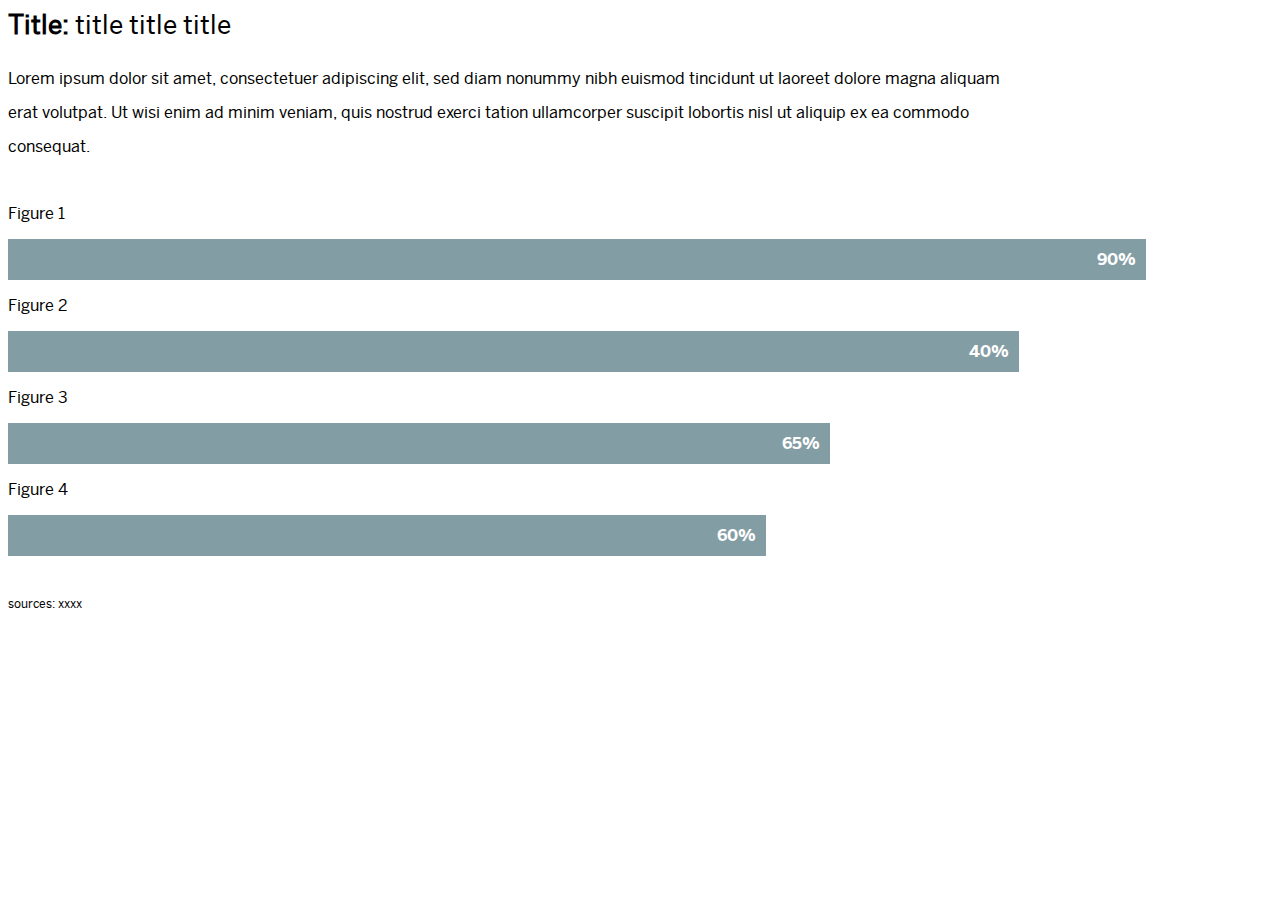
<file: barcharts.html>
<!DOCTYPE html>
<html>
<head>
<meta name="viewport" content="width=device-width, initial-scale=1">
<style>
  @font-face {
    font-family: 'benton_sansregular';
    src: url('css/bentonsans-regular_sot-webfont.woff2') format('woff2'),
         url('css/bentonsans-regular_sot-webfont.woff') format('woff');
    font-weight: normal;
    font-style: normal;
    font-smooth: always;
  }
  @font-face {
    font-family: 'benton_sansbold';
    src: url('css/bentonsans-bold_sot-webfont.woff2') format('woff2'),
         url('css/bentonsans-bold_sot-webfont.woff') format('woff');
    font-weight: normal;
    font-style: normal;
    font-smooth: always;
  }

  p {
    font-family: 'benton_sansregular', sans-serif;
    font-size: 16px;
    color: rgb(0, 0, 0);
  }

  p2 {
    font-family: 'benton_sansregular', sans-serif;
    font-size: 16px;
    line-height: 34px;
    color: rgb(0, 0, 0);
  }

  h {
    font-family: 'benton_sansregular', sans-serif;
    font-size: 26px;
    line-height: 34px;
    color: rgb(0, 0, 0);
  }



* {box-sizing: border-box}

.container {
  width: 100%;
  background-color: #ffffff00;
}
.container2 {
  width: 80%;
  max-width: 1000px;
  margin-top: 20px;
  margin-bottom: 40px;
  background-color: #ffffff00;
}
.credit {
  width: 80%;
  padding-top: 40px;
  background-color: #ffffff00;
  font-family: 'benton_sansregular', sans-serif;
    font-size: 12px;
}
.skills {
  text-align: right;
  padding-top: 10px;
  padding-bottom: 10px;
  padding-right: 10px;
  font-family: 'benton_sansbold', sans-serif;
  color: white;
}

.figure1 {width: 90%; background-color: #839da5; animation: myAnim 2s ease 0s 1 normal forwards;}
.figure2 {width: 80%; background-color: #839da5; animation: myAnim 2s ease 0s 1 normal forwards;}
.figure3 {width: 65%; background-color: #839da5; animation: myAnim 2s ease 0s 1 normal forwards;}
.figure4 {width: 60%; background-color: #839da5; animation: myAnim 2s ease 0s 1 normal forwards;}

@keyframes myAnim {
	0% {
		transform: scaleX(0);
		transform-origin: 0% 0%;
	}

	100% {
		transform: scaleX(1);
		transform-origin: 0% 0%;
	}
}

</style>
</head>
<body>

<h><b>Title: </b>title title title</h>
<div class="container2">
<p2> Lorem ipsum dolor sit amet, consectetuer adipiscing elit, sed diam nonummy nibh euismod tincidunt ut laoreet dolore magna aliquam erat volutpat. Ut wisi enim ad minim veniam, quis nostrud exerci tation ullamcorper suscipit lobortis nisl ut aliquip ex ea commodo consequat. </p2></div>

<p>Figure 1</p>
<div class="container">
  <div class="skills figure1">90%</div>
</div>

<p>Figure 2</p>
<div class="container">
  <div class="skills figure2">40%</div>
</div>

<p>Figure 3</p>
<div class="container">
  <div class="skills figure3">65%</div>
</div>

<p>Figure 4</p>
<div class="container">
  <div class="skills figure4">60%</div>
</div>

<div class="credit">sources: xxxx</div>

</body>
</html>
</file>
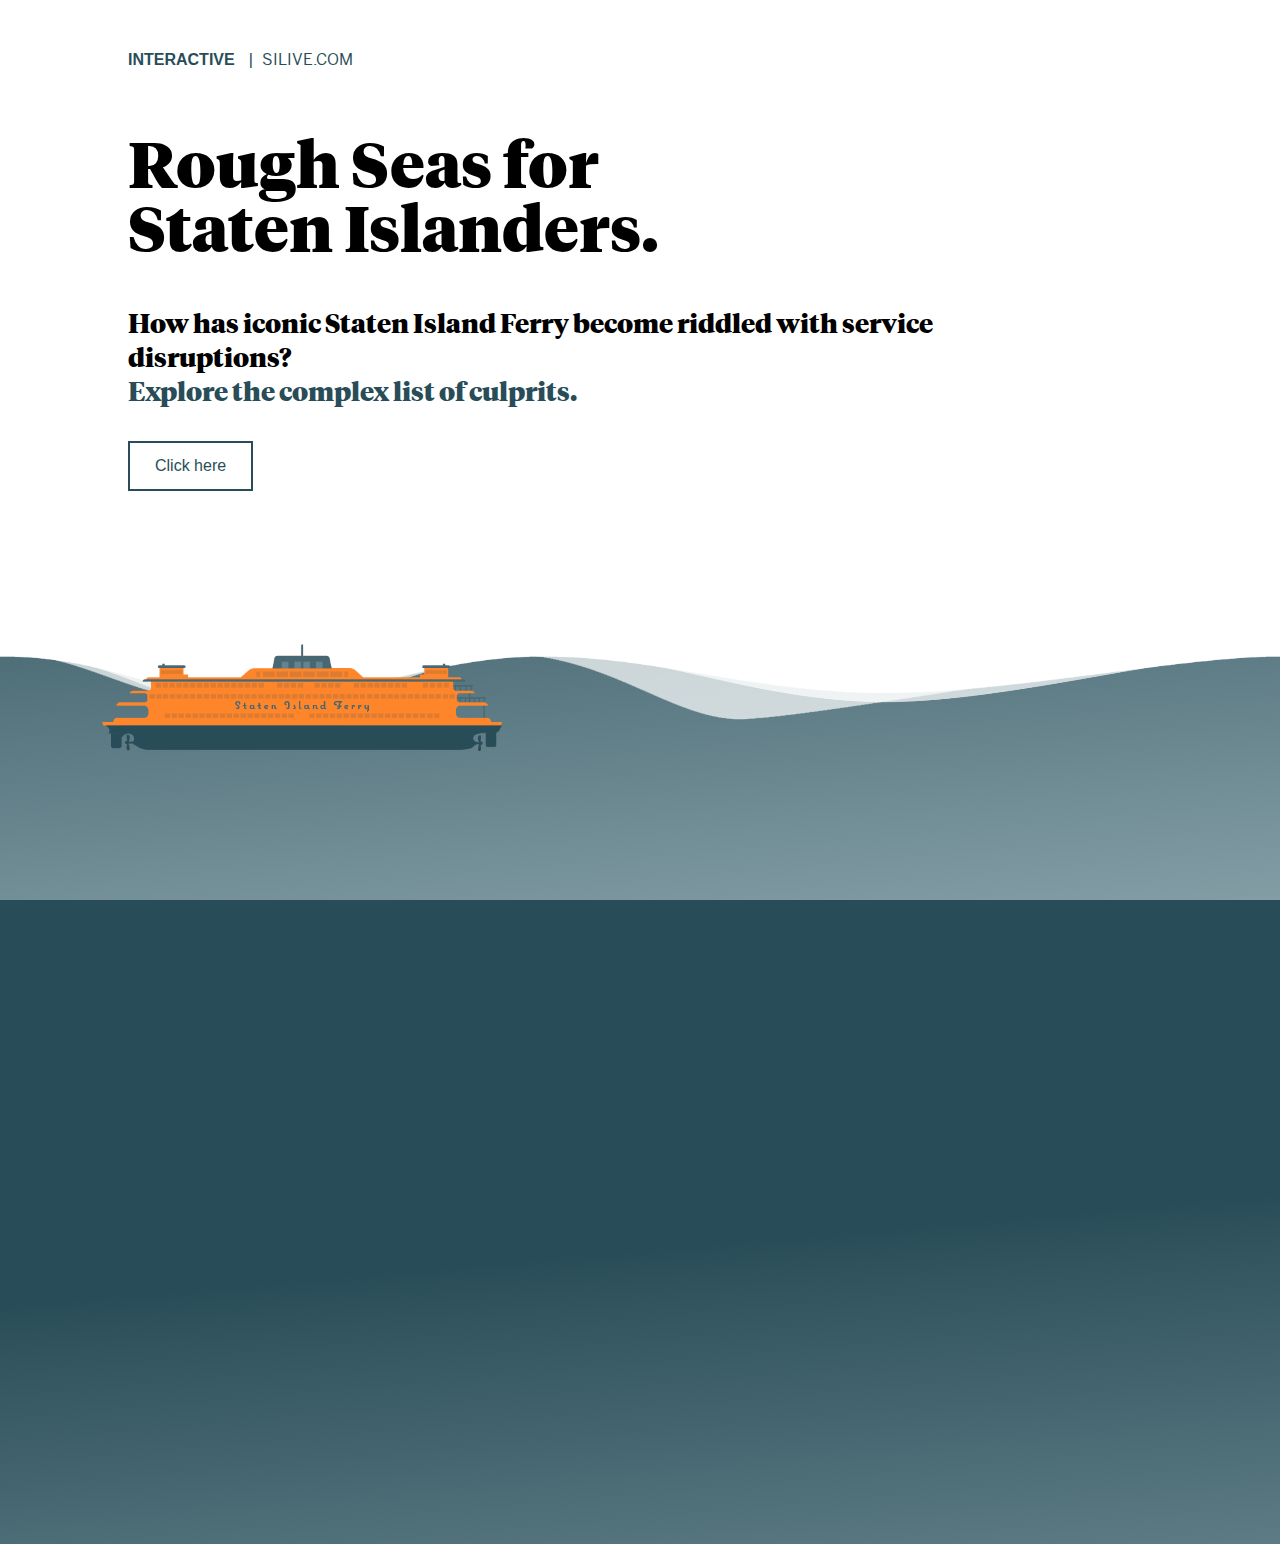
<file: preview.html>
<!-- preview graphic for Staten Island - latest version -->
<!DOCTYPE html> 
<html lang="en">
<head>
	<meta charset="utf-8">
	<meta name="viewport" content="width=device-width, initial-scale=1.0" />
    <title> Rough Seas for Staten Islanders</title>
	<link rel="stylesheet" href="css/preview.css">

    
</head>
<body>
<!-- Intro start -->
<div class="header">
    <div class="headSea">
        <div class="mid-text">
            <div class="label">
                <b>Interactive &nbsp; </b> | &nbsp;silive.com
            </div>      
            <h1>Rough Seas for <br>Staten Islanders.</h1>      
            <div class="subhead">
            How has iconic Staten Island Ferry become riddled with service disruptions? 
            <br><subhead2>Explore the complex list of culprits.</subhead2></div>
            </div>
            <a href="index.html" target="_blank">Click here</a>
    </div>
    </div>
  <!-- Ferry -->  

 
    <div class="line line-1">
        <div class="wave wave1" style="background-image: url(images/1.png)"></div>
    </div>

    <div class="line line-2">
        <div class="wave wave2" style="background-image: url(images/2.png)"></div>
    </div>

    <div class="line line-3">
        <div class="wave wave2" style="background-image: url(images/3.png)"></div>
    </div>

    <div class="line line-4">
        <div class="wave wave3" style="background-image: url(images/1.png)"></div>
    </div>

    <div class="ferryWrap">
        <img class="ferry" src="images/Better Ferry Front.png" ></div>
    </div>




</body>
</html>
</file>
<file: css/preview.css>
/*! Fonts */

@font-face {
    font-family: 'tiempos_headlineblack';
    src: url('tiempos_headline-black-webfont.woff2') format('woff2'),
         url('css/tiempos_headline-black-webfont.woff') format('woff');
    font-weight: normal;
    font-style: normal;
    font-smooth: always;
  }
  
  @font-face {
    font-family: 'benton_sansregular';
    src: url('bentonsans-regular_sot-webfont.woff2') format('woff2'),
         url('css/bentonsans-regular_sot-webfont.woff') format('woff');
    font-weight: normal;
    font-style: normal;
    font-smooth: always;
  }

  /*! Font styles */
  h1 {
    font-family: 'tiempos_headlineblack', serif;
    font-size: calc(56px + 6 * ((100vw - 320px) / 680));
    color: black;
    }

  .label {
    font-family: 'benton_sansregular', sans-serif;
    font-size: 16px;
    text-transform: uppercase; 
    padding-bottom: 2%;
    color: #294d58;
  }
b {
    font-family: 'benton_sansbold', sans-serif;
  }

.subhead {
    font-family: 'tiempos_headlineblack', serif;
    font-size: 26px;
    line-height: 34px;
    padding-right: 32%;
    color: black;
}
subhead2 {
  color: #294d58;
  text-wrap: balanced;
}
p {
    font-family: 'benton_sansregular', sans-serif;
    font-size: 16px;
    line-height: 34px;
    color: black;
    }

  .headSea {
    width: 100vw; 
    height: 66vh;
	margin: 0 auto;
	float: left;
    padding-top: 50px;
    padding-left: 10%;
    text-align: left;
    background-color: #ffffff;
  }

  .ferryWrap {
    position: relative;
	margin: 0 auto;
    width: 100%;
	float: left;
    padding-top: 0px;
    padding-left: 0px;
    padding-right: 0px;
  }

  .ferry {
	margin: 0 auto;
    max-width: 400px;
    width: 90%;
	float: left;
    position: relative;top: 0px; left: 8%;
    animation: rotation 4s linear infinite;
  }

  .line{
    position: absolute;
    z-index: -1;
    width: 100%;
    overflow: hidden;
    height: 100%;
  }
  .line-1{
    opacity: 0.5;
    position: relative;
  }
  .line-2{
    opacity: 0.7;
  }
  .line-3{
    opacity: 0.7;
  }
  .line-4{
    opacity: 1;
  }

  .wave{
    position: relative;
    left: 0;
    width: 200%;
    height: 100%;
    background-repeat: repeat no-repeat;
    background-position: 0 top;
  }
  .wave1{
    -webkit-background-size: 50% 80px;
    background-size: 50% 80px;
      animation-name: animate;
      animation-duration: 4s;
    }
  
  .wave2{
    -webkit-background-size: 50% 100px;
    background-size: 50% 100px;
    animation: animate 12s linear infinite;
  }
  .wave3{
    -webkit-background-size: 50% 80px;
    background-size: 50% 80px;
    animation: animate 18s linear infinite;
  }
  
  @keyframes animate {
    0% {
      background-position-x: 0;
    }
    100% {
      background-position-x: 100vw;
    }
    }

     @-webkit-keyframes rotation {
        0% {
          -webkit-transform: rotate(0deg);
        }
        25% {
          -webkit-transform: rotate(1deg);
        }
        50% {
          -webkit-transform: rotate(0deg);
        }
        75% {
          -webkit-transform: rotate(-1deg);
        }
        100% {
          -webkit-transform: rotate(0deg);
        }
      }
  
a:link, a:visited {
        background-color: transparent;
        color: #294d58;
        font-family: 'benton_sansbold', sans-serif;
        font-size: 16px;
        padding: 14px 25px;
        margin-top: 30px;
        text-align: left;
        text-decoration: none;
        display: inline-block;
        border: 2px solid #294d58;
      }
      
      a:hover, a:active {
        color: white;
        background-color: #294d58;
        font-family: 'benton_sansbold', sans-serif;
      } 


  
  body {
    background-color: #294d58;
    background-image: linear-gradient(175deg, #294d58 40%, #839da5 100%);
    min-height: 100vh;
    margin: 0;
    padding-top: 0px;
  }
</file>
